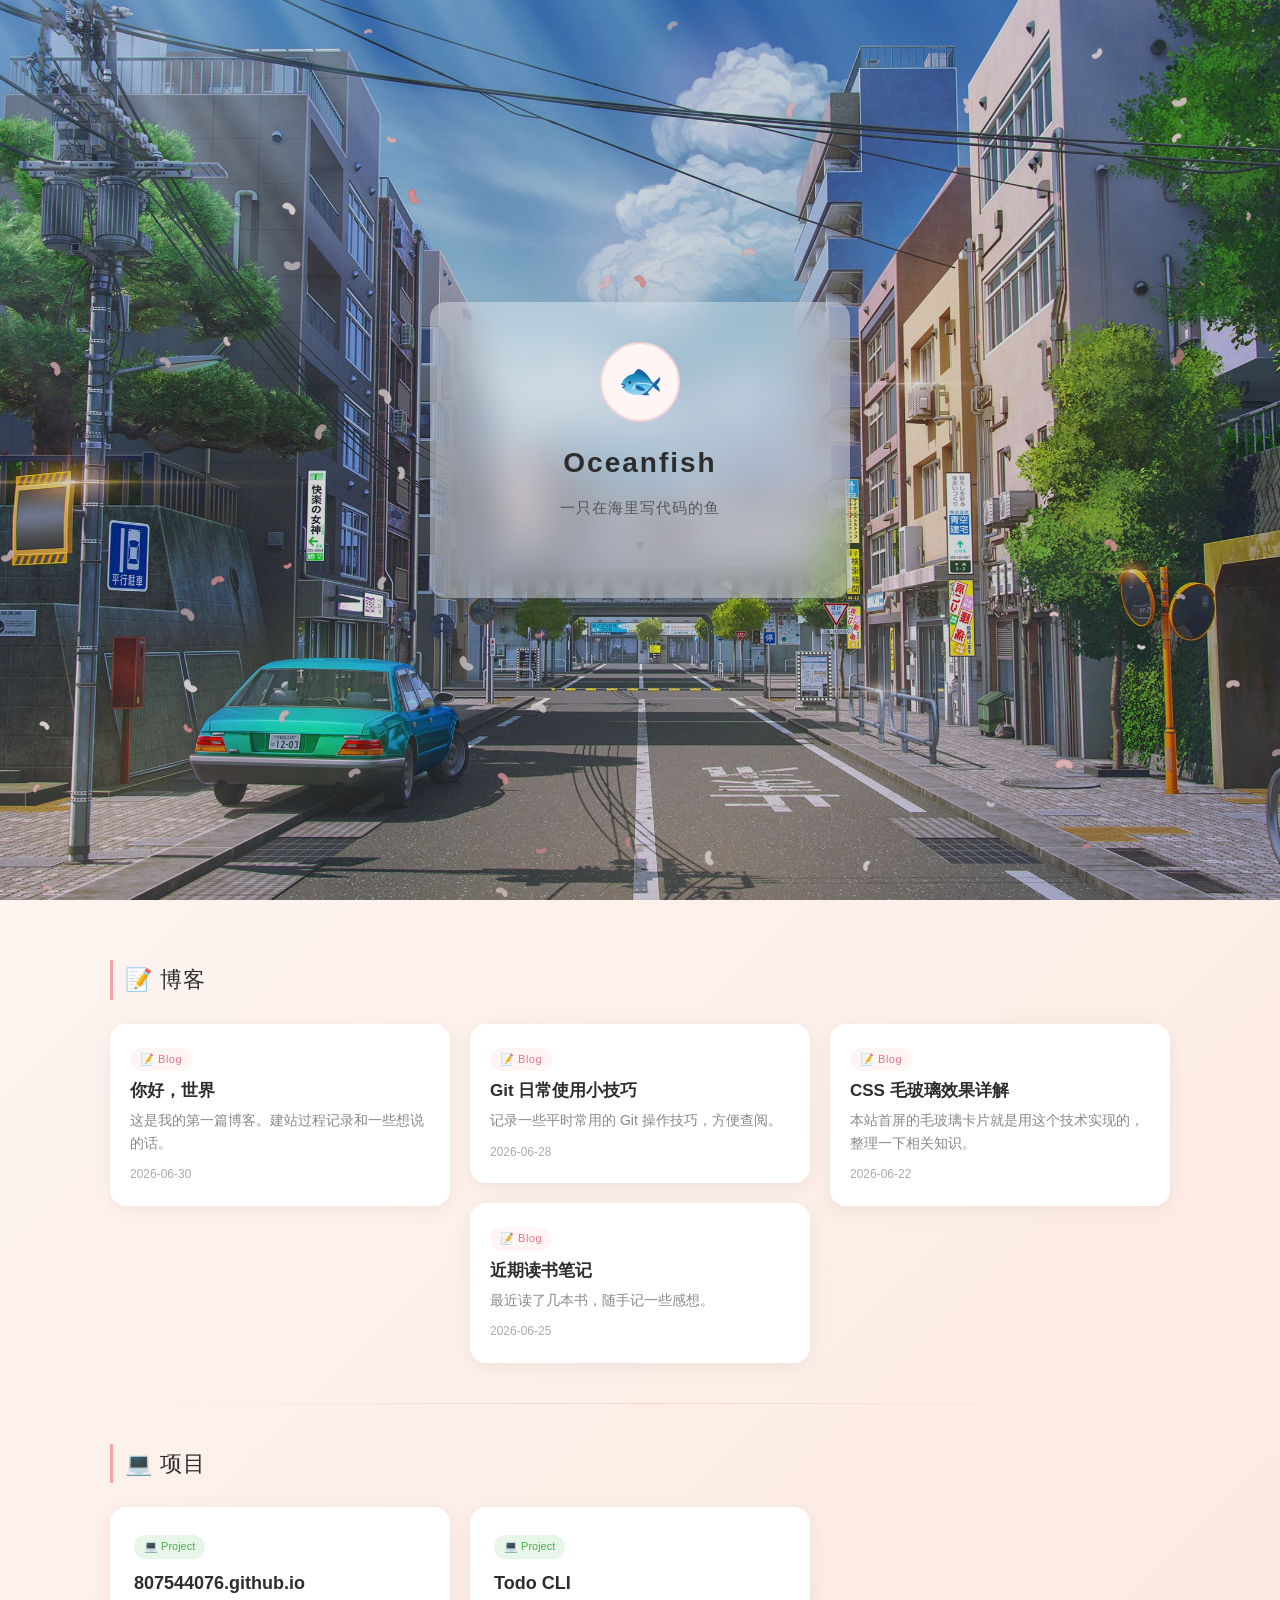
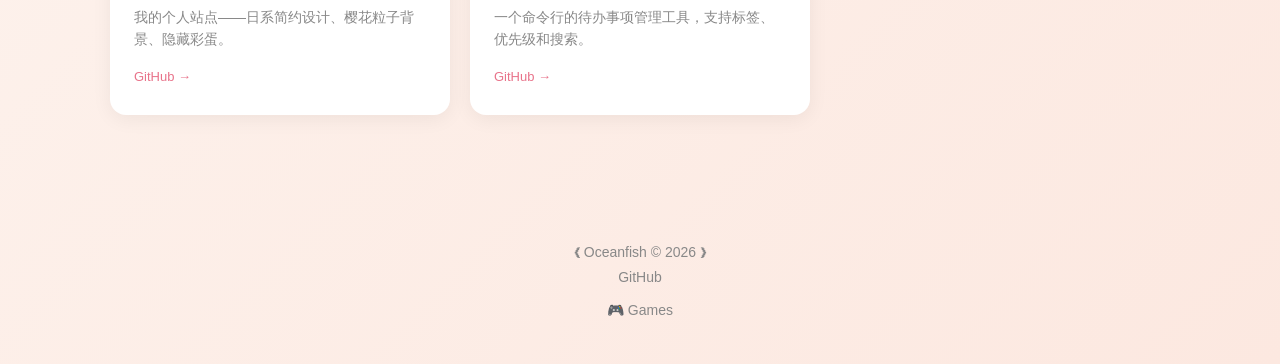
<file: index.html>
<!DOCTYPE html>
<html lang="zh-CN">
<head>
  <meta charset="UTF-8">
  <meta name="viewport" content="width=device-width, initial-scale=1.0">
  <title>Oceanfish</title>
  <link rel="stylesheet" href="css/style.css">
  <link rel="stylesheet" href="css/hero.css">
  <link rel="stylesheet" href="css/masonry.css">
  <noscript><style>.no-js-warning { display: block !important; }</style></noscript>
</head>
<body>
  <!-- hero section -->
  <section id="hero">
    <canvas id="particleCanvas"></canvas>
    <div class="hero-overlay"></div>
    <div class="hero-card" id="heroCard">
      <!-- 折叠状态 -->
      <div class="hero-card-header" id="heroCardHeader">
        <div class="hero-avatar">
          <div class="avatar-placeholder">🐟</div>
        </div>
        <h1 class="hero-name">Oceanfish</h1>
        <p class="hero-bio" id="heroBio">一只在海里写代码的鱼</p>
        <div class="hero-card-hint" id="heroHint">▼</div>
      </div>

      <!-- 展开状态（简历） -->
      <div class="hero-card-body" id="heroBody">
        <div class="hero-resume">
          <div class="hero-resume-left">
            <div class="hero-resume-avatar">🐟</div>
            <div class="hero-resume-name">Oceanfish</div>
            <div class="hero-resume-bio">一只在海里写代码的鱼</div>
            <div class="hero-resume-info">
              <div class="info-item">
                <span class="info-label">🎂 生日</span>
                <span class="info-value">2002.6.16</span>
              </div>
              <div class="info-item">
                <span class="info-label">📧 邮箱</span>
                <span class="info-value">807544076@qq.com</span>
              </div>
            </div>
          </div>
          <div class="hero-resume-right" id="resumeContent">
            <div class="resume-placeholder">加载中…</div>
          </div>
        </div>
      </div>
    </div>
    <div class="scroll-hint" id="scrollHint">
      <span>Scroll</span>
      <div class="scroll-arrow">▼</div>
    </div>
  </section>

  <!-- content section -->
  <section id="content">
    <!-- 博客区 -->
    <div class="content-section">
      <h2 class="section-title">📝 博客</h2>
      <div class="masonry-grid" id="blogGrid"></div>
    </div>

    <hr class="section-divider">

    <!-- 项目区 -->
    <div class="content-section">
      <h2 class="section-title">💻 项目</h2>
      <div class="project-grid" id="projectGrid"></div>
    </div>
  </section>

  <!-- footer -->
  <footer class="site-footer">
    <p>❮ Oceanfish © 2026 ❯</p>
    <div>
      <a class="social-link link-underline" href="https://github.com/807544076" target="_blank">GitHub</a>
    </div>
    <span class="games-link" id="gamesLink" onclick="if(window.Games) Games.launch()">🎮 Games</span>
  </footer>

  <!-- 内容弹窗 -->
  <div id="contentModal" class="modal-overlay" style="display:none">
    <div class="modal-backdrop"></div>
    <div class="modal-container">
      <button class="modal-close" id="modalClose" aria-label="关闭">×</button>
      <div class="modal-inner">
        <div class="modal-left">
          <div class="modal-avatar">🐟</div>
          <div class="modal-title" id="modalTitle"></div>
          <div class="modal-meta" id="modalMeta"></div>
        </div>
        <div class="modal-right" id="modalContent"></div>
      </div>
    </div>
  </div>

  <script src="js/particles.js"></script>
  <script src="js/masonry.js"></script>
  <script src="js/easter-egg.js"></script>
  <script src="js/live2d-bridge.js"></script>
  <script src="js/games.js"></script>
  <script src="js/main.js"></script>
</body>
</html>
</file>
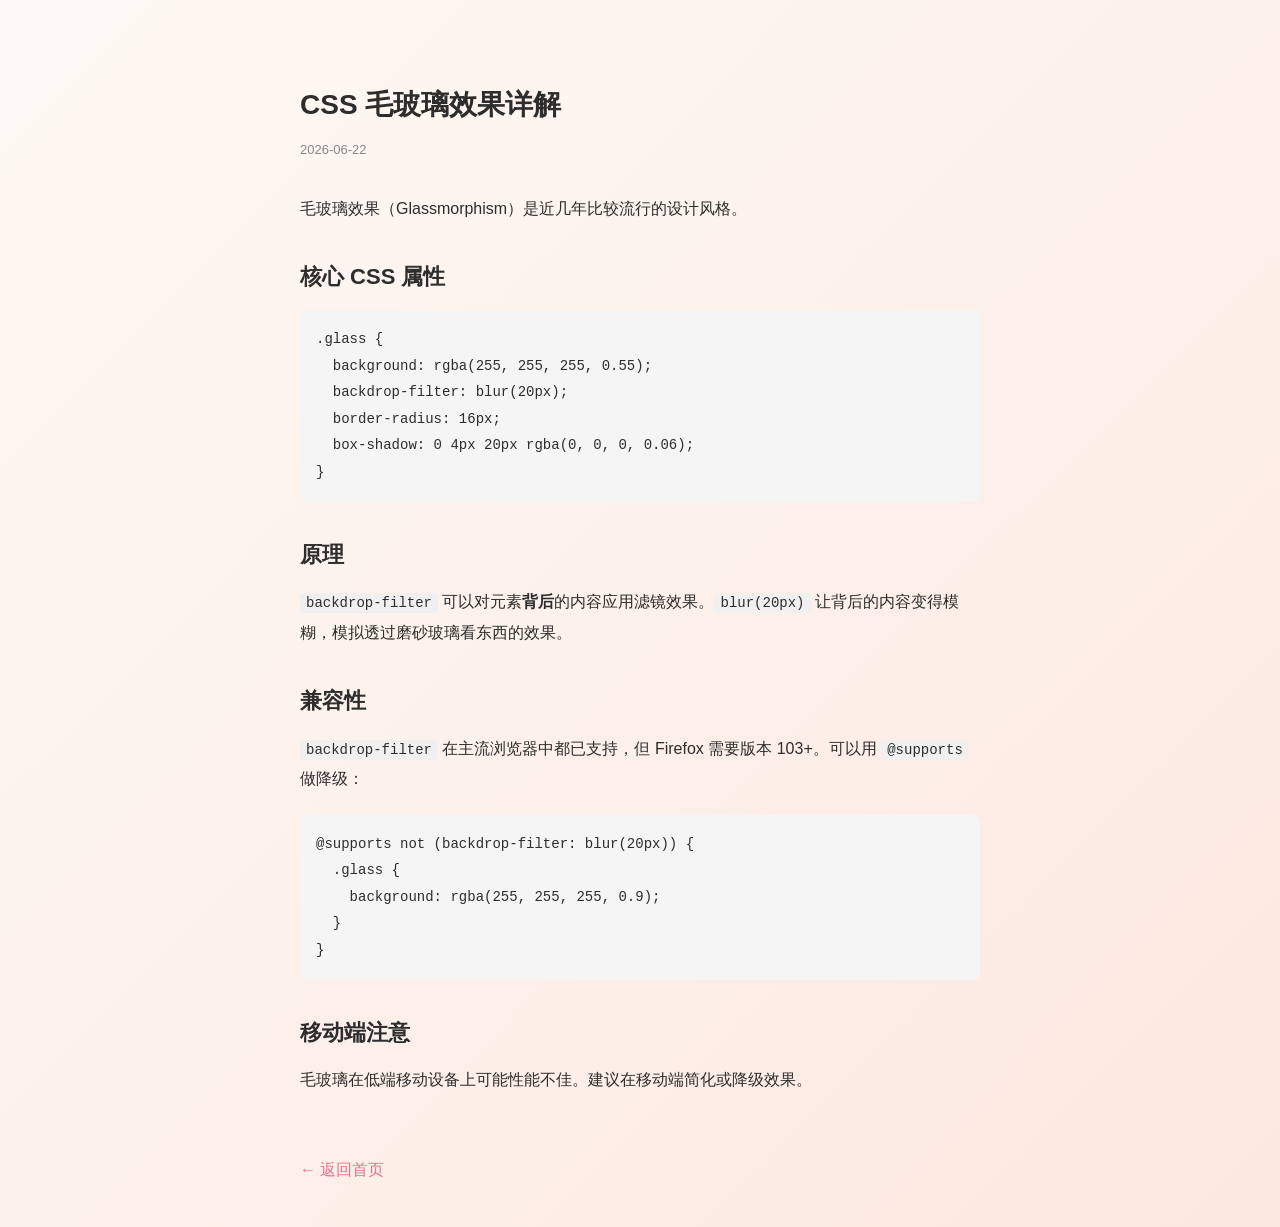
<file: blog/css-毛玻璃效果详解.html>
<!DOCTYPE html>
<html lang="zh-CN">
<head>
  <meta charset="UTF-8">
  <meta name="viewport" content="width=device-width, initial-scale=1.0">
  <title>CSS 毛玻璃效果详解 — Oceanfish</title>
  <link rel="stylesheet" href="../css/style.css">
  <style>
    .post-page { max-width: 720px; margin: 80px auto 40px; padding: 0 20px; }
    .post-header { margin-bottom: 32px; }
    .post-header h1 { font-size: 28px; font-weight: 600; color: var(--color-text); margin-bottom: 8px; }
    .post-meta { font-size: 13px; color: var(--color-text-secondary); }
    .post-content { font-size: 16px; line-height: 1.9; color: var(--color-text); }
    .post-content p { margin-bottom: 20px; }
    .post-content h2 { font-size: 22px; margin: 32px 0 12px; color: var(--color-text); }
    .post-content h3 { font-size: 18px; margin: 24px 0 8px; color: var(--color-text); }
    .post-content ul, .post-content ol { margin-bottom: 20px; padding-left: 24px; }
    .post-content li { margin-bottom: 6px; }
    .post-content pre { background: #f5f5f5; border-radius: 8px; padding: 16px; overflow-x: auto; margin-bottom: 20px; font-size: 14px; }
    .post-content code { font-family: 'SFMono-Regular', Consolas, monospace; font-size: 14px; background: #f0f0f0; padding: 2px 6px; border-radius: 4px; }
    .post-content pre code { background: none; padding: 0; }
    .post-content blockquote { border-left: 3px solid var(--color-primary-light); padding-left: 16px; color: var(--color-text-secondary); margin-bottom: 20px; }
    .post-content a { color: var(--color-accent); text-decoration: underline; }
    .post-back { display: inline-block; margin-top: 40px; color: var(--color-accent); transition: color var(--transition-base); }
    .post-back:hover { color: var(--color-primary); }
  </style>
</head>
<body>
  <article class="post-page">
    <header class="post-header">
      <h1>CSS 毛玻璃效果详解</h1>
      <div class="post-meta">2026-06-22</div>
    </header>
    <div class="post-content">
<p>毛玻璃效果（Glassmorphism）是近几年比较流行的设计风格。</p>

<h2>核心 CSS 属性</h2>

<pre><code>.glass {
  background: rgba(255, 255, 255, 0.55);
  backdrop-filter: blur(20px);
  border-radius: 16px;
  box-shadow: 0 4px 20px rgba(0, 0, 0, 0.06);
}</code></pre>

<h2>原理</h2>

<p><code>backdrop-filter</code> 可以对元素<strong>背后</strong>的内容应用滤镜效果。<code>blur(20px)</code> 让背后的内容变得模糊，模拟透过磨砂玻璃看东西的效果。</p>

<h2>兼容性</h2>

<p><code>backdrop-filter</code> 在主流浏览器中都已支持，但 Firefox 需要版本 103+。可以用 <code>@supports</code> 做降级：</p>

<pre><code>@supports not (backdrop-filter: blur(20px)) {
  .glass {
    background: rgba(255, 255, 255, 0.9);
  }
}</code></pre>

<h2>移动端注意</h2>

<p>毛玻璃在低端移动设备上可能性能不佳。建议在移动端简化或降级效果。</p>

    </div>
    <a class="post-back link-underline" href="../index.html">← 返回首页</a>
  </article>
</body>
</html>
</file>
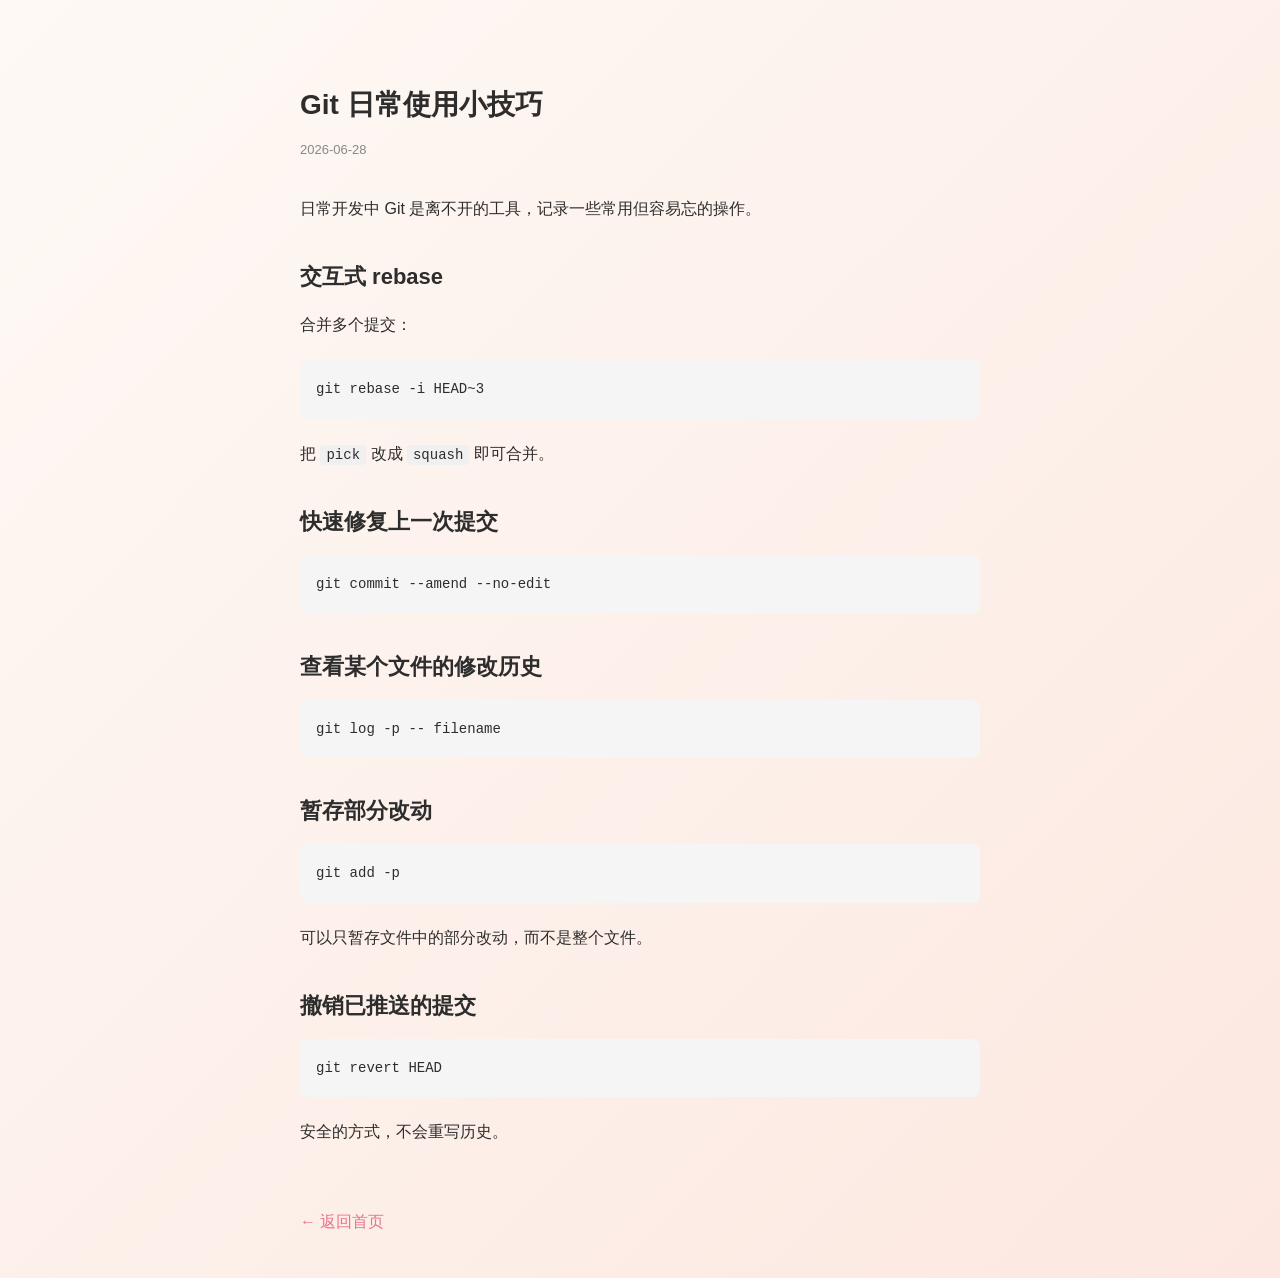
<file: blog/git-日常使用小技巧.html>
<!DOCTYPE html>
<html lang="zh-CN">
<head>
  <meta charset="UTF-8">
  <meta name="viewport" content="width=device-width, initial-scale=1.0">
  <title>Git 日常使用小技巧 — Oceanfish</title>
  <link rel="stylesheet" href="../css/style.css">
  <style>
    .post-page { max-width: 720px; margin: 80px auto 40px; padding: 0 20px; }
    .post-header { margin-bottom: 32px; }
    .post-header h1 { font-size: 28px; font-weight: 600; color: var(--color-text); margin-bottom: 8px; }
    .post-meta { font-size: 13px; color: var(--color-text-secondary); }
    .post-content { font-size: 16px; line-height: 1.9; color: var(--color-text); }
    .post-content p { margin-bottom: 20px; }
    .post-content h2 { font-size: 22px; margin: 32px 0 12px; color: var(--color-text); }
    .post-content h3 { font-size: 18px; margin: 24px 0 8px; color: var(--color-text); }
    .post-content ul, .post-content ol { margin-bottom: 20px; padding-left: 24px; }
    .post-content li { margin-bottom: 6px; }
    .post-content pre { background: #f5f5f5; border-radius: 8px; padding: 16px; overflow-x: auto; margin-bottom: 20px; font-size: 14px; }
    .post-content code { font-family: 'SFMono-Regular', Consolas, monospace; font-size: 14px; background: #f0f0f0; padding: 2px 6px; border-radius: 4px; }
    .post-content pre code { background: none; padding: 0; }
    .post-content blockquote { border-left: 3px solid var(--color-primary-light); padding-left: 16px; color: var(--color-text-secondary); margin-bottom: 20px; }
    .post-content a { color: var(--color-accent); text-decoration: underline; }
    .post-back { display: inline-block; margin-top: 40px; color: var(--color-accent); transition: color var(--transition-base); }
    .post-back:hover { color: var(--color-primary); }
  </style>
</head>
<body>
  <article class="post-page">
    <header class="post-header">
      <h1>Git 日常使用小技巧</h1>
      <div class="post-meta">2026-06-28</div>
    </header>
    <div class="post-content">
<p>日常开发中 Git 是离不开的工具，记录一些常用但容易忘的操作。</p>

<h2>交互式 rebase</h2>

<p>合并多个提交：</p>

<pre><code>git rebase -i HEAD~3</code></pre>

<p>把 <code>pick</code> 改成 <code>squash</code> 即可合并。</p>

<h2>快速修复上一次提交</h2>

<pre><code>git commit --amend --no-edit</code></pre>

<h2>查看某个文件的修改历史</h2>

<pre><code>git log -p -- filename</code></pre>

<h2>暂存部分改动</h2>

<pre><code>git add -p</code></pre>

<p>可以只暂存文件中的部分改动，而不是整个文件。</p>

<h2>撤销已推送的提交</h2>

<pre><code>git revert HEAD</code></pre>

<p>安全的方式，不会重写历史。</p>

    </div>
    <a class="post-back link-underline" href="../index.html">← 返回首页</a>
  </article>
</body>
</html>
</file>
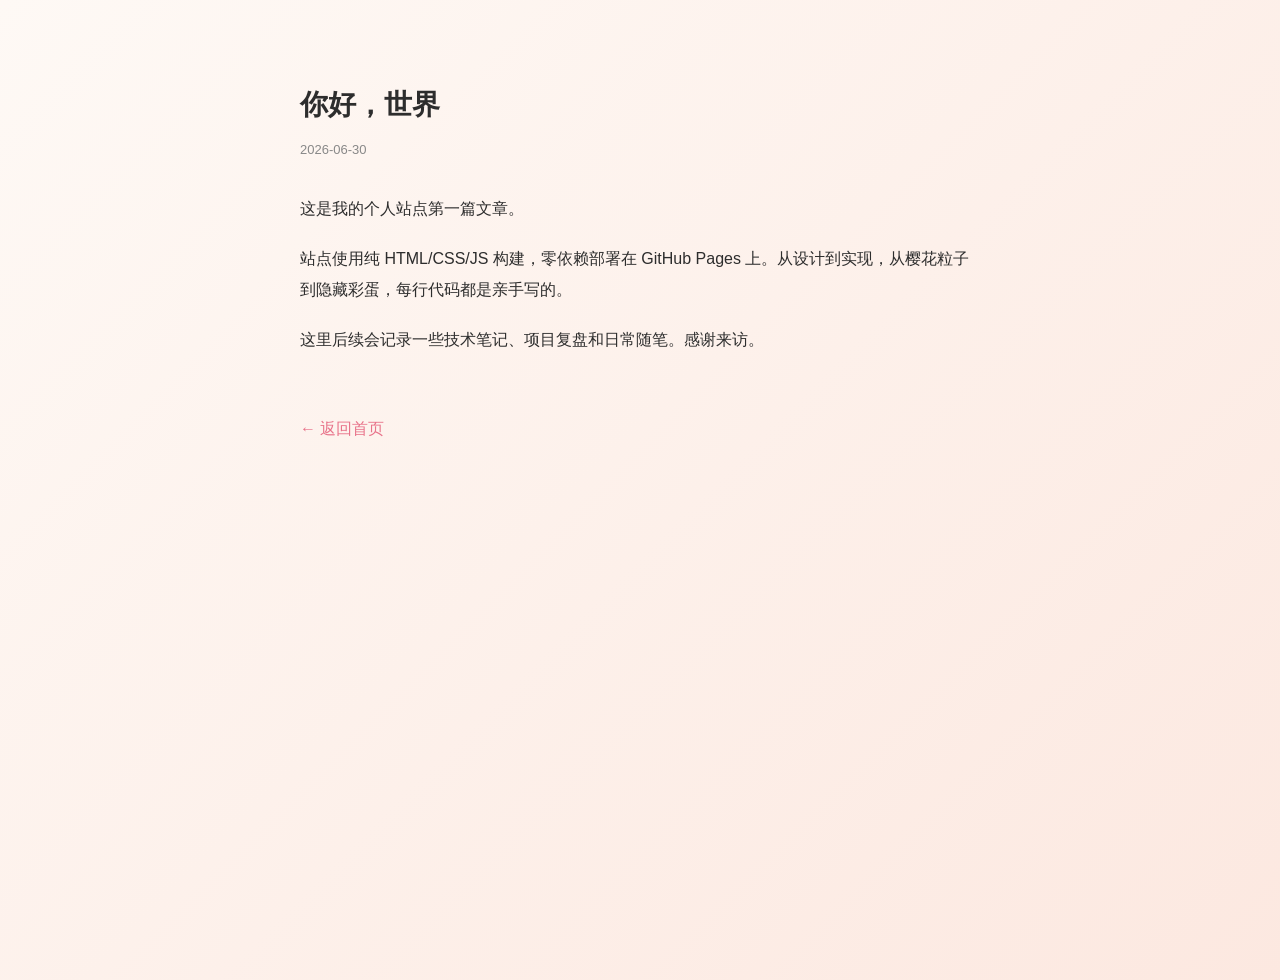
<file: blog/hello-world.html>
<!DOCTYPE html>
<html lang="zh-CN">
<head>
  <meta charset="UTF-8">
  <meta name="viewport" content="width=device-width, initial-scale=1.0">
  <title>你好，世界 — Oceanfish</title>
  <link rel="stylesheet" href="../css/style.css">
  <style>
    .post-page {
      max-width: 720px;
      margin: 80px auto 40px;
      padding: 0 20px;
    }
    .post-header {
      margin-bottom: 32px;
    }
    .post-header h1 {
      font-size: 28px;
      font-weight: 600;
      color: var(--color-text);
      margin-bottom: 8px;
    }
    .post-meta {
      font-size: 13px;
      color: var(--color-text-secondary);
    }
    .post-content {
      font-size: 16px;
      line-height: 1.9;
      color: var(--color-text);
    }
    .post-content p {
      margin-bottom: 20px;
    }
    .post-back {
      display: inline-block;
      margin-top: 40px;
      color: var(--color-accent);
      transition: color var(--transition-base);
    }
    .post-back:hover {
      color: var(--color-primary);
    }
  </style>
</head>
<body>
  <article class="post-page">
    <header class="post-header">
      <h1>你好，世界</h1>
      <div class="post-meta">2026-06-30</div>
    </header>
    <div class="post-content">
      <p>这是我的个人站点第一篇文章。</p>
      <p>站点使用纯 HTML/CSS/JS 构建，零依赖部署在 GitHub Pages 上。从设计到实现，从樱花粒子到隐藏彩蛋，每行代码都是亲手写的。</p>
      <p>这里后续会记录一些技术笔记、项目复盘和日常随笔。感谢来访。</p>
    </div>
    <a class="post-back link-underline" href="../index.html">← 返回首页</a>
  </article>
</body>
</html>
</file>
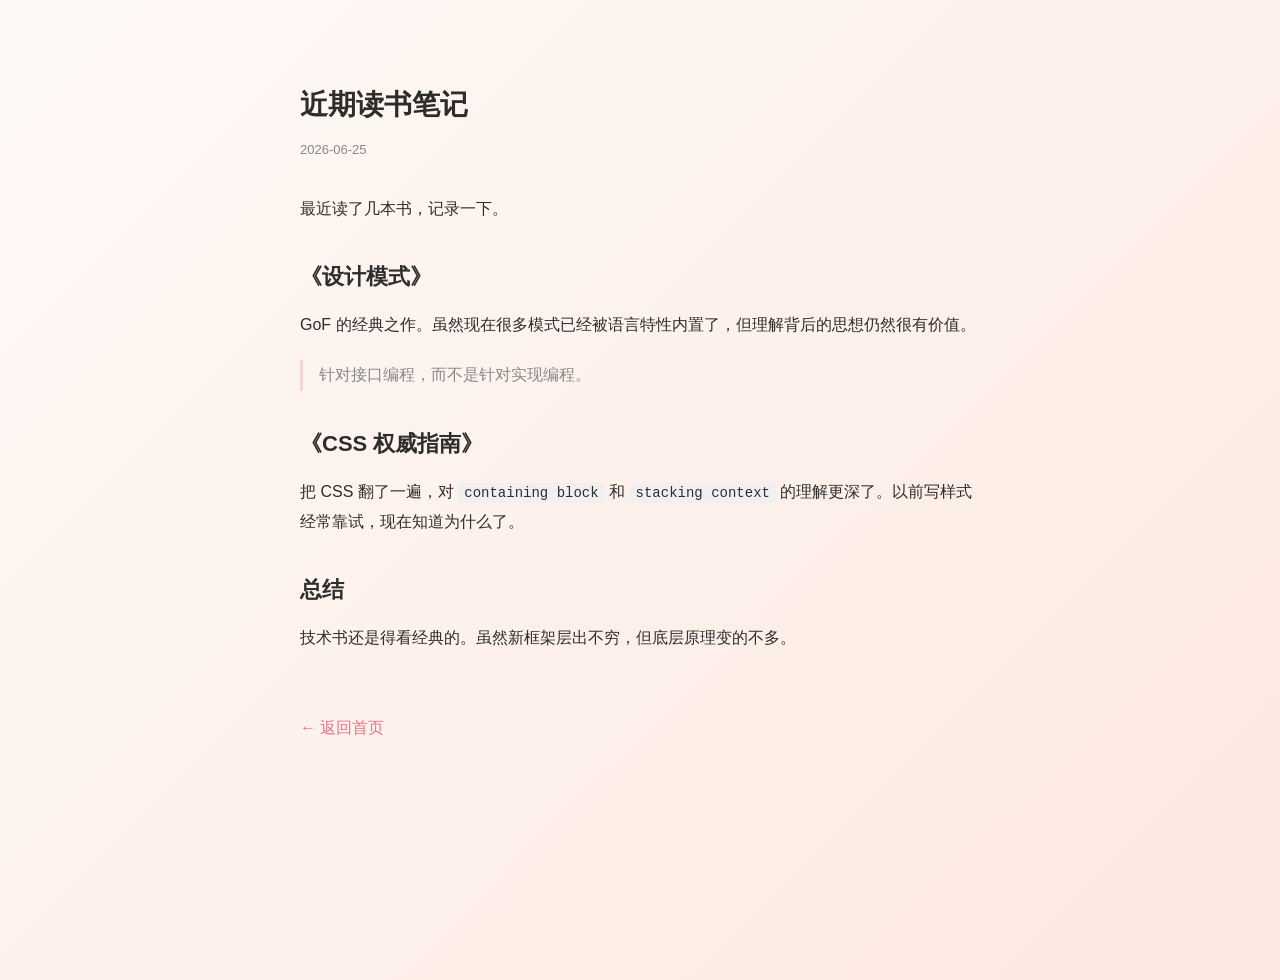
<file: blog/近期读书笔记.html>
<!DOCTYPE html>
<html lang="zh-CN">
<head>
  <meta charset="UTF-8">
  <meta name="viewport" content="width=device-width, initial-scale=1.0">
  <title>近期读书笔记 — Oceanfish</title>
  <link rel="stylesheet" href="../css/style.css">
  <style>
    .post-page { max-width: 720px; margin: 80px auto 40px; padding: 0 20px; }
    .post-header { margin-bottom: 32px; }
    .post-header h1 { font-size: 28px; font-weight: 600; color: var(--color-text); margin-bottom: 8px; }
    .post-meta { font-size: 13px; color: var(--color-text-secondary); }
    .post-content { font-size: 16px; line-height: 1.9; color: var(--color-text); }
    .post-content p { margin-bottom: 20px; }
    .post-content h2 { font-size: 22px; margin: 32px 0 12px; color: var(--color-text); }
    .post-content h3 { font-size: 18px; margin: 24px 0 8px; color: var(--color-text); }
    .post-content ul, .post-content ol { margin-bottom: 20px; padding-left: 24px; }
    .post-content li { margin-bottom: 6px; }
    .post-content pre { background: #f5f5f5; border-radius: 8px; padding: 16px; overflow-x: auto; margin-bottom: 20px; font-size: 14px; }
    .post-content code { font-family: 'SFMono-Regular', Consolas, monospace; font-size: 14px; background: #f0f0f0; padding: 2px 6px; border-radius: 4px; }
    .post-content pre code { background: none; padding: 0; }
    .post-content blockquote { border-left: 3px solid var(--color-primary-light); padding-left: 16px; color: var(--color-text-secondary); margin-bottom: 20px; }
    .post-content a { color: var(--color-accent); text-decoration: underline; }
    .post-back { display: inline-block; margin-top: 40px; color: var(--color-accent); transition: color var(--transition-base); }
    .post-back:hover { color: var(--color-primary); }
  </style>
</head>
<body>
  <article class="post-page">
    <header class="post-header">
      <h1>近期读书笔记</h1>
      <div class="post-meta">2026-06-25</div>
    </header>
    <div class="post-content">
<p>最近读了几本书，记录一下。</p>

<h2>《设计模式》</h2>

<p>GoF 的经典之作。虽然现在很多模式已经被语言特性内置了，但理解背后的思想仍然很有价值。</p>

<blockquote><p>针对接口编程，而不是针对实现编程。</p></blockquote>

<h2>《CSS 权威指南》</h2>

<p>把 CSS 翻了一遍，对 <code>containing block</code> 和 <code>stacking context</code> 的理解更深了。以前写样式经常靠试，现在知道为什么了。</p>

<h2>总结</h2>

<p>技术书还是得看经典的。虽然新框架层出不穷，但底层原理变的不多。</p>

    </div>
    <a class="post-back link-underline" href="../index.html">← 返回首页</a>
  </article>
</body>
</html>
</file>
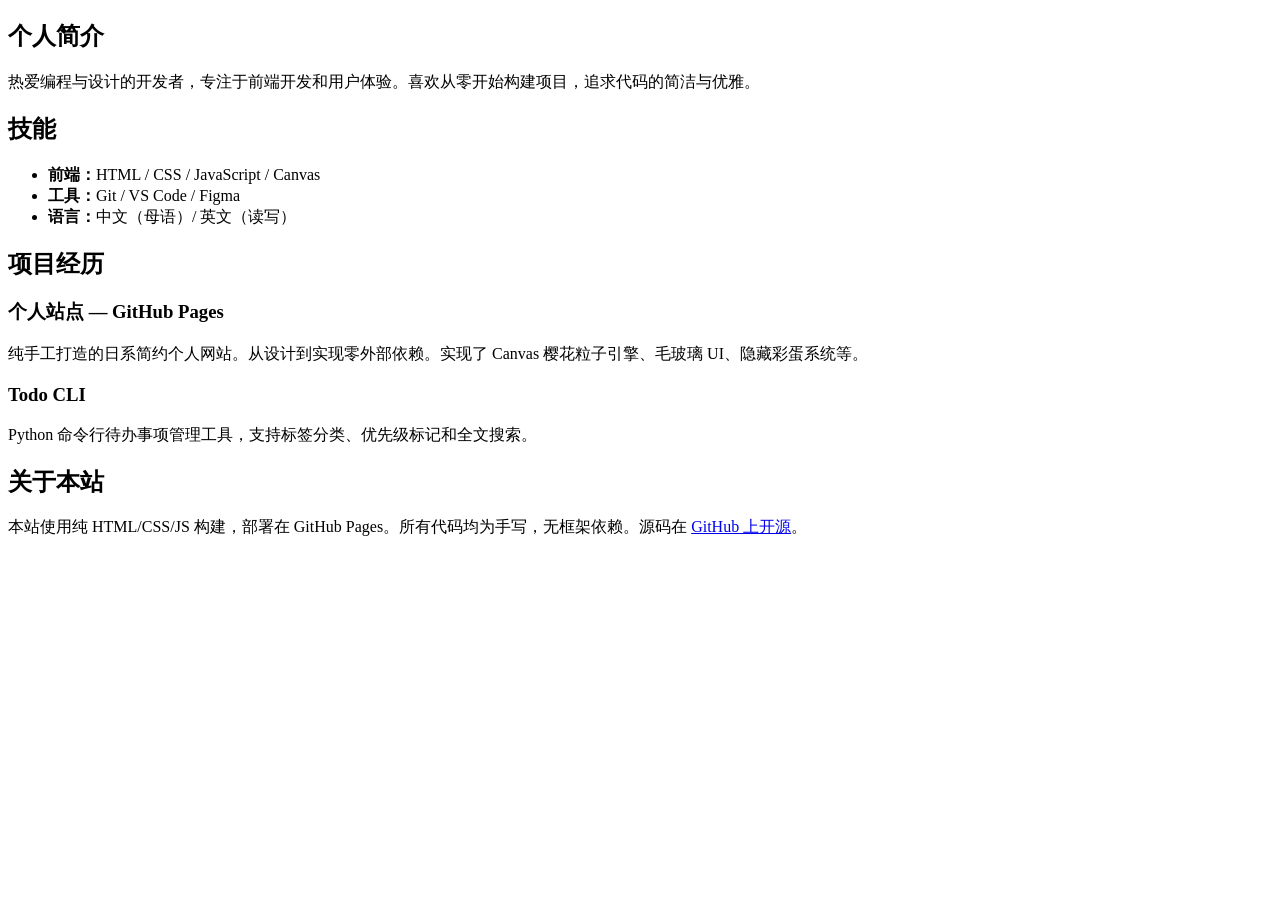
<file: pages/resume.html>
<!DOCTYPE html>
<html lang="zh-CN">
<head><meta charset="UTF-8"><title>Resume</title></head>
<body>
<div class="resume-content">
  <h2>个人简介</h2>
  <p>热爱编程与设计的开发者，专注于前端开发和用户体验。喜欢从零开始构建项目，追求代码的简洁与优雅。</p>

  <h2>技能</h2>
  <ul>
    <li><strong>前端：</strong>HTML / CSS / JavaScript / Canvas</li>
    <li><strong>工具：</strong>Git / VS Code / Figma</li>
    <li><strong>语言：</strong>中文（母语）/ 英文（读写）</li>
  </ul>

  <h2>项目经历</h2>

  <h3>个人站点 — GitHub Pages</h3>
  <p>纯手工打造的日系简约个人网站。从设计到实现零外部依赖。实现了 Canvas 樱花粒子引擎、毛玻璃 UI、隐藏彩蛋系统等。</p>

  <h3>Todo CLI</h3>
  <p>Python 命令行待办事项管理工具，支持标签分类、优先级标记和全文搜索。</p>

  <h2>关于本站</h2>
  <p>本站使用纯 HTML/CSS/JS 构建，部署在 GitHub Pages。所有代码均为手写，无框架依赖。源码在 <a href="https://github.com/807544076/807544076.github.io" target="_blank">GitHub 上开源</a>。</p>
</div>
</body>
</html>
</file>
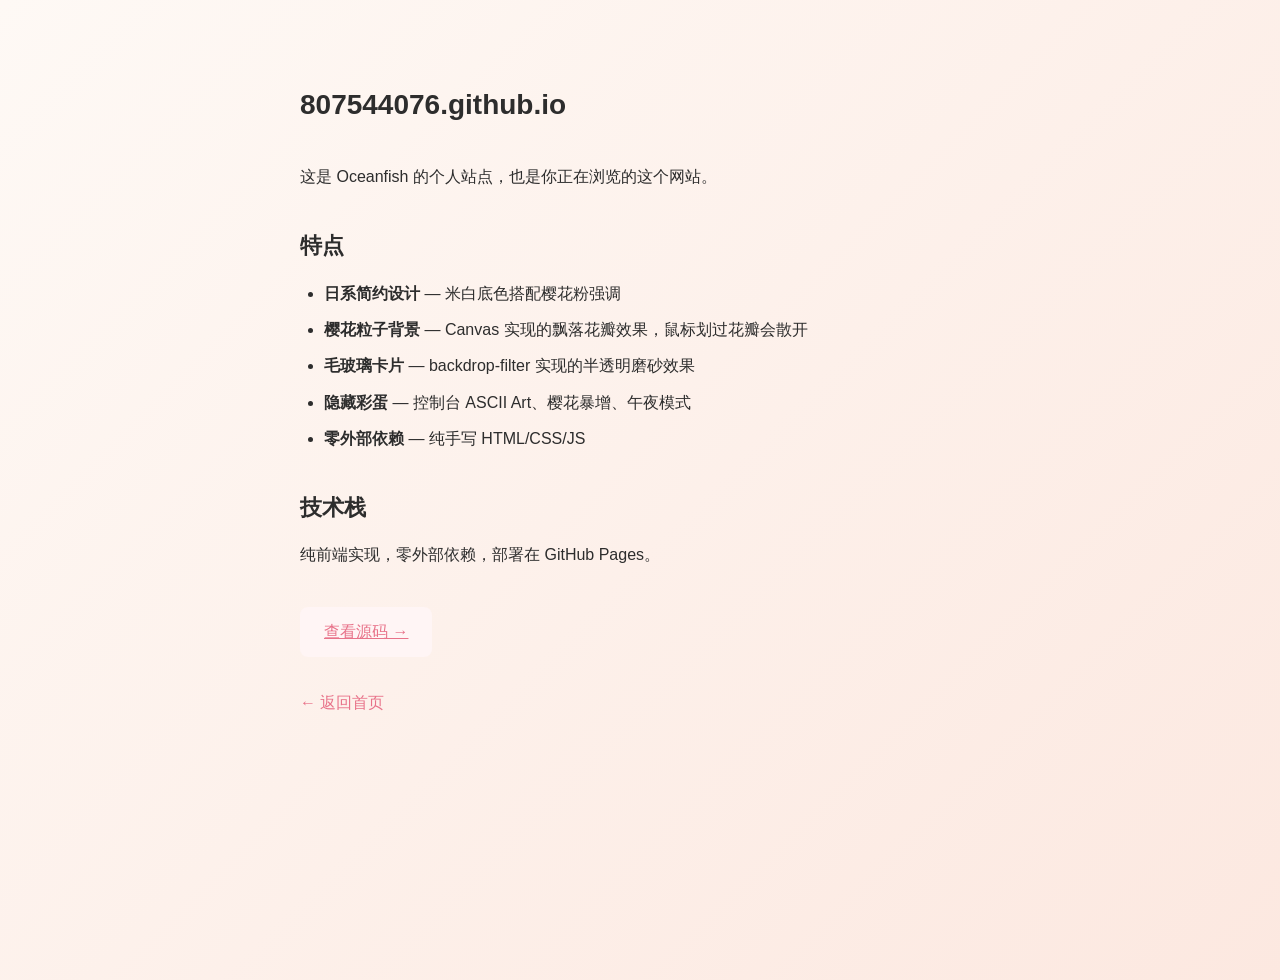
<file: projects/807544076-github-io.html>
<!DOCTYPE html>
<html lang="zh-CN">
<head>
  <meta charset="UTF-8">
  <meta name="viewport" content="width=device-width, initial-scale=1.0">
  <title>807544076.github.io — Oceanfish</title>
  <link rel="stylesheet" href="../css/style.css">
  <style>
    .project-page { max-width: 720px; margin: 80px auto 40px; padding: 0 20px; }
    .project-header { margin-bottom: 32px; }
    .project-header h1 { font-size: 28px; font-weight: 600; color: var(--color-text); margin-bottom: 8px; }
    .project-content { font-size: 16px; line-height: 1.9; color: var(--color-text); }
    .project-content p { margin-bottom: 20px; }
    .project-content h2 { font-size: 22px; margin: 32px 0 12px; color: var(--color-text); }
    .project-content ul { margin-bottom: 20px; padding-left: 24px; }
    .project-content li { margin-bottom: 6px; }
    .project-content pre { background: #f5f5f5; border-radius: 8px; padding: 16px; overflow-x: auto; margin-bottom: 20px; font-size: 14px; }
    .project-content code { font-family: 'SFMono-Regular', Consolas, monospace; font-size: 14px; background: #f0f0f0; padding: 2px 6px; border-radius: 4px; }
    .project-content pre code { background: none; padding: 0; }
    .project-content a { color: var(--color-accent); text-decoration: underline; }
    .project-link { display: inline-block; margin-top: 16px; padding: 10px 24px; background: var(--color-primary-pale); border-radius: 8px; color: var(--color-accent); transition: background var(--transition-base); }
    .project-link:hover { background: var(--color-primary-light); }
    .project-back { display: inline-block; margin-top: 32px; color: var(--color-accent); transition: color var(--transition-base); }
    .project-back:hover { color: var(--color-primary); }
  </style>
</head>
<body>
  <article class="project-page">
    <header class="project-header">
      <h1>807544076.github.io</h1>
    </header>
    <div class="project-content">
<p>这是 Oceanfish 的个人站点，也是你正在浏览的这个网站。</p>

<h2>特点</h2>

<ul>
<li><strong>日系简约设计</strong> — 米白底色搭配樱花粉强调</li>
<li><strong>樱花粒子背景</strong> — Canvas 实现的飘落花瓣效果，鼠标划过花瓣会散开</li>
<li><strong>毛玻璃卡片</strong> — backdrop-filter 实现的半透明磨砂效果</li>
<li><strong>隐藏彩蛋</strong> — 控制台 ASCII Art、樱花暴增、午夜模式</li>
<li><strong>零外部依赖</strong> — 纯手写 HTML/CSS/JS</li>
</ul>

<h2>技术栈</h2>

<p>纯前端实现，零外部依赖，部署在 GitHub Pages。</p>

      
      <a class="project-link" href="https://github.com/807544076/807544076.github.io" target="_blank">查看源码 →</a>
    </div>
    <a class="project-back link-underline" href="../index.html">← 返回首页</a>
  </article>
</body>
</html>
</file>
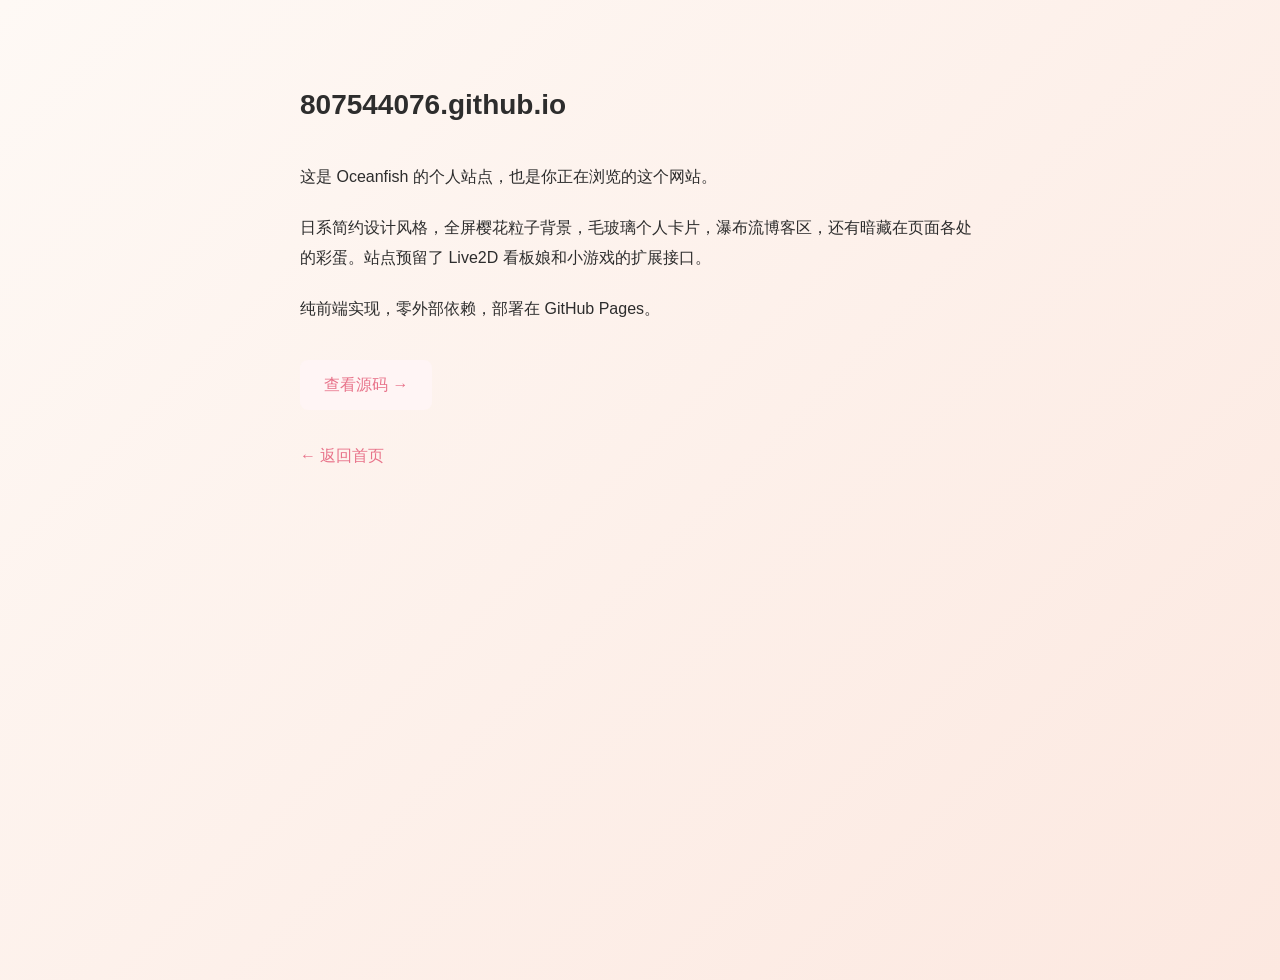
<file: projects/sample-project.html>
<!DOCTYPE html>
<html lang="zh-CN">
<head>
  <meta charset="UTF-8">
  <meta name="viewport" content="width=device-width, initial-scale=1.0">
  <title>807544076.github.io — Oceanfish</title>
  <link rel="stylesheet" href="../css/style.css">
  <style>
    .project-page {
      max-width: 720px;
      margin: 80px auto 40px;
      padding: 0 20px;
    }
    .project-header {
      margin-bottom: 32px;
    }
    .project-header h1 {
      font-size: 28px;
      font-weight: 600;
      color: var(--color-text);
      margin-bottom: 8px;
    }
    .project-content {
      font-size: 16px;
      line-height: 1.9;
      color: var(--color-text);
    }
    .project-content p {
      margin-bottom: 20px;
    }
    .project-link {
      display: inline-block;
      margin-top: 16px;
      padding: 10px 24px;
      background: var(--color-primary-pale);
      border-radius: 8px;
      color: var(--color-accent);
      transition: background var(--transition-base);
    }
    .project-link:hover {
      background: var(--color-primary-light);
    }
    .project-back {
      display: inline-block;
      margin-top: 32px;
      color: var(--color-accent);
      transition: color var(--transition-base);
    }
    .project-back:hover {
      color: var(--color-primary);
    }
  </style>
</head>
<body>
  <article class="project-page">
    <header class="project-header">
      <h1>807544076.github.io</h1>
    </header>
    <div class="project-content">
      <p>这是 Oceanfish 的个人站点，也是你正在浏览的这个网站。</p>
      <p>日系简约设计风格，全屏樱花粒子背景，毛玻璃个人卡片，瀑布流博客区，还有暗藏在页面各处的彩蛋。站点预留了 Live2D 看板娘和小游戏的扩展接口。</p>
      <p>纯前端实现，零外部依赖，部署在 GitHub Pages。</p>
      <a class="project-link" href="https://github.com/807544076/807544076.github.io" target="_blank">查看源码 →</a>
    </div>
    <a class="project-back link-underline" href="../index.html">← 返回首页</a>
  </article>
</body>
</html>
</file>
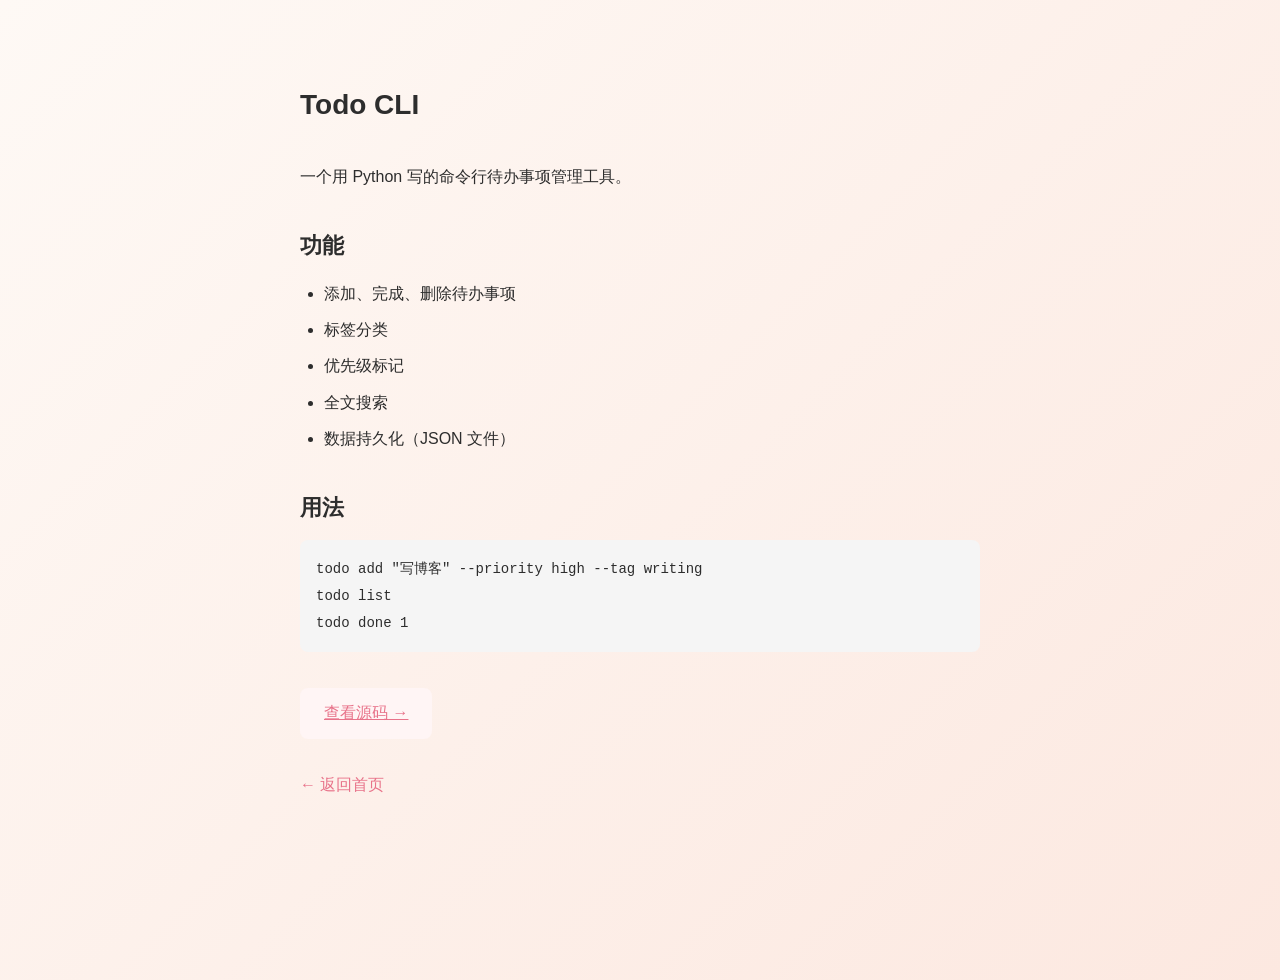
<file: projects/todo-cli.html>
<!DOCTYPE html>
<html lang="zh-CN">
<head>
  <meta charset="UTF-8">
  <meta name="viewport" content="width=device-width, initial-scale=1.0">
  <title>Todo CLI — Oceanfish</title>
  <link rel="stylesheet" href="../css/style.css">
  <style>
    .project-page { max-width: 720px; margin: 80px auto 40px; padding: 0 20px; }
    .project-header { margin-bottom: 32px; }
    .project-header h1 { font-size: 28px; font-weight: 600; color: var(--color-text); margin-bottom: 8px; }
    .project-content { font-size: 16px; line-height: 1.9; color: var(--color-text); }
    .project-content p { margin-bottom: 20px; }
    .project-content h2 { font-size: 22px; margin: 32px 0 12px; color: var(--color-text); }
    .project-content ul { margin-bottom: 20px; padding-left: 24px; }
    .project-content li { margin-bottom: 6px; }
    .project-content pre { background: #f5f5f5; border-radius: 8px; padding: 16px; overflow-x: auto; margin-bottom: 20px; font-size: 14px; }
    .project-content code { font-family: 'SFMono-Regular', Consolas, monospace; font-size: 14px; background: #f0f0f0; padding: 2px 6px; border-radius: 4px; }
    .project-content pre code { background: none; padding: 0; }
    .project-content a { color: var(--color-accent); text-decoration: underline; }
    .project-link { display: inline-block; margin-top: 16px; padding: 10px 24px; background: var(--color-primary-pale); border-radius: 8px; color: var(--color-accent); transition: background var(--transition-base); }
    .project-link:hover { background: var(--color-primary-light); }
    .project-back { display: inline-block; margin-top: 32px; color: var(--color-accent); transition: color var(--transition-base); }
    .project-back:hover { color: var(--color-primary); }
  </style>
</head>
<body>
  <article class="project-page">
    <header class="project-header">
      <h1>Todo CLI</h1>
    </header>
    <div class="project-content">
<p>一个用 Python 写的命令行待办事项管理工具。</p>

<h2>功能</h2>

<ul>
<li>添加、完成、删除待办事项</li>
<li>标签分类</li>
<li>优先级标记</li>
<li>全文搜索</li>
<li>数据持久化（JSON 文件）</li>
</ul>

<h2>用法</h2>

<pre><code>todo add &quot;写博客&quot; --priority high --tag writing
todo list
todo done 1</code></pre>

      
      <a class="project-link" href="https://github.com/oceanfish/todo-cli" target="_blank">查看源码 →</a>
    </div>
    <a class="project-back link-underline" href="../index.html">← 返回首页</a>
  </article>
</body>
</html>
</file>
<file: css/style.css>
/* css/style.css -- 全局样式 */

/* === Reset === */
*, *::before, *::after {
  margin: 0;
  padding: 0;
  box-sizing: border-box;
}

html {
  scroll-behavior: smooth;
}

body {
  font-family: -apple-system, BlinkMacSystemFont, "Segoe UI", Roboto, "Helvetica Neue", Arial, "Noto Sans SC", sans-serif;
  background: linear-gradient(135deg, #fef9f5 0%, #fce8e0 100%);
  color: #2d2d2d;
  line-height: 1.8;
  min-height: 100vh;
  overflow-x: hidden;
}

a {
  color: inherit;
  text-decoration: none;
}

/* === CSS Variables === */
:root {
  --color-primary: #f2a6a6;
  --color-primary-light: #f2d5d5;
  --color-primary-pale: #fff5f5;
  --color-accent: #e8738a;
  --color-text: #2d2d2d;
  --color-text-secondary: #888888;
  --color-card-bg: rgba(255, 255, 255, 0.6);
  --color-bg-start: #fef9f5;
  --color-bg-end: #fce8e0;
  --shadow-card: 0 4px 20px rgba(0, 0, 0, 0.06);
  --shadow-card-hover: 0 8px 30px rgba(0, 0, 0, 0.12);
  --radius-card: 16px;
  --transition-base: 0.3s ease;
}

/* === Global Interactions === */
.card-hover {
  transition: transform var(--transition-base), box-shadow var(--transition-base);
}
.card-hover:hover {
  transform: translateY(-4px);
  box-shadow: var(--shadow-card-hover);
}

.click-feedback {
  transition: transform 0.15s ease;
}
.click-feedback:active {
  transform: scale(0.97);
}

.link-underline {
  background: linear-gradient(to right, var(--color-primary), var(--color-primary));
  background-repeat: no-repeat;
  background-size: 0% 2px;
  background-position: left bottom;
  transition: background-size var(--transition-base);
  padding-bottom: 2px;
}
.link-underline:hover {
  background-size: 100% 2px;
}

/* === Footer === */
.site-footer {
  text-align: center;
  padding: 40px 20px;
  color: var(--color-text-secondary);
  font-size: 14px;
}
.site-footer .social-link {
  margin: 0 8px;
  color: var(--color-text-secondary);
  transition: color var(--transition-base);
}
.site-footer .social-link:hover {
  color: var(--color-accent);
}
.site-footer .games-link {
  display: inline-block;
  margin-top: 8px;
  cursor: pointer;
  transition: color var(--transition-base);
}
.site-footer .games-link:hover {
  color: var(--color-accent);
}

/* 午夜模式 */
body.midnight-mode {
  background: linear-gradient(135deg, #1a1a2e 0%, #16213e 50%, #0f3460 100%);
  color: #e0e0e0;
}

body.midnight-mode .hero-card {
  background: rgba(30, 30, 60, 0.6);
  backdrop-filter: blur(20px);
  -webkit-backdrop-filter: blur(20px);
  box-shadow: 0 4px 30px rgba(100, 100, 200, 0.1);
}

body.midnight-mode .hero-name {
  color: #e8eaf6;
}

body.midnight-mode .hero-bio {
  color: #9fa8da;
}

body.midnight-mode .scroll-hint {
  color: #9fa8da;
}

body.midnight-mode .masonry-item,
body.midnight-mode .project-item {
  background: rgba(40, 40, 70, 0.8);
  color: #e0e0e0;
  box-shadow: 0 4px 20px rgba(100, 100, 200, 0.08);
}

body.midnight-mode .masonry-item .card-title,
body.midnight-mode .project-item .project-name {
  color: #e8eaf6;
}

body.midnight-mode .masonry-item .card-summary,
body.midnight-mode .project-item .project-summary {
  color: #9fa8da;
}

body.midnight-mode .section-title {
  color: #e8eaf6;
  border-left-color: #7c4dff;
}

body.midnight-mode .site-footer {
  color: #9fa8da;
}
</file>
<file: css/hero.css>
/* css/hero.css — 首屏样式 */

#hero {
  position: relative;
  width: 100%;
  height: 100vh;
  display: flex;
  flex-direction: column;
  align-items: center;
  justify-content: center;
  overflow: hidden;
  background: url('../pic/wallhaven-9o6gmd.jpg') center center / cover no-repeat;
}

/* 背景图片的后备渐变 */
@supports not (background: url('../pic/wallhaven-9o6gmd.jpg')) {
  #hero {
    background: linear-gradient(135deg, #fef9f5 0%, #fce8e0 100%);
  }
}

#particleCanvas {
  position: absolute;
  top: 0;
  left: 0;
  width: 100%;
  height: 100%;
  display: block;
}

.hero-overlay {
  position: absolute;
  top: 0;
  left: 0;
  width: 100%;
  height: 100%;
  pointer-events: none;
  z-index: 1;
  background: rgba(0, 0, 0, 0.15);
}

/* 毛玻璃卡片 — 可伸缩 */
.hero-card {
  position: relative;
  z-index: 2;
  text-align: center;
  padding: 40px 48px;
  background: rgba(255, 255, 255, 0.35);
  backdrop-filter: blur(20px);
  -webkit-backdrop-filter: blur(20px);
  border-radius: var(--radius-card);
  box-shadow: var(--shadow-card);
  cursor: pointer;
  max-width: 420px;
  width: 90%;
  transition: max-width 0.5s ease, transform 0.3s ease, box-shadow var(--transition-base);
}

.hero-card:not(.expanded):hover {
  transform: scale(1.03);
}

.hero-card.expanded {
  max-width: 900px;
  cursor: pointer;
  box-shadow: var(--shadow-card-hover);
  padding: 48px 56px;
}

/* 折叠状态的头 — 展开后隐藏 */
.hero-card-header {
  transition: opacity 0.3s ease;
}

.hero-card.expanded .hero-card-header {
  display: none;
}

/* 头像占位 */
.hero-avatar {
  margin-bottom: 16px;
}

.avatar-placeholder {
  width: 80px;
  height: 80px;
  border-radius: 50%;
  background: var(--color-primary-pale);
  border: 2px solid var(--color-primary-light);
  display: flex;
  align-items: center;
  justify-content: center;
  font-size: 36px;
  margin: 0 auto;
  transition: transform var(--transition-base);
}

.hero-card:not(.expanded):hover .avatar-placeholder {
  transform: scale(1.05);
}

.hero-name {
  font-size: 28px;
  font-weight: 600;
  color: var(--color-text);
  margin-bottom: 6px;
  letter-spacing: 2px;
}

.hero-bio {
  font-size: 15px;
  color: #555;
  letter-spacing: 1px;
}

.hero-card-hint {
  margin-top: 12px;
  font-size: 14px;
  color: var(--color-text-secondary);
  opacity: 0.4;
  transition: opacity var(--transition-base), transform 0.3s ease;
  animation: hintBounce 2s ease-in-out infinite;
}

.hero-card:not(.expanded):hover .hero-card-hint {
  opacity: 0.8;
}

@keyframes hintBounce {
  0%, 100% { transform: translateY(0); }
  50% { transform: translateY(4px); }
}

/* ===== 展开的简历区域 ===== */

.hero-card-body {
  max-height: 0;
  overflow: hidden;
  transition: max-height 0.5s ease;
  text-align: left;
}

.hero-card.expanded .hero-card-body {
  max-height: 800px;
}

.hero-resume {
  display: flex;
  gap: 36px;
}

/* 左栏 30% */
.hero-resume-left {
  flex: 0 0 30%;
  text-align: center;
  min-width: 0;
}

.hero-resume-avatar {
  width: 64px;
  height: 64px;
  border-radius: 50%;
  background: rgba(255, 255, 255, 0.6);
  display: flex;
  align-items: center;
  justify-content: center;
  font-size: 28px;
  margin: 0 auto 10px;
}

.hero-resume-name {
  font-size: 20px;
  font-weight: 600;
  color: var(--color-text);
  margin-bottom: 4px;
}

.hero-resume-bio {
  font-size: 13px;
  color: #555;
  margin-bottom: 16px;
}

.hero-resume-info {
  margin-top: 12px;
}

.info-item {
  display: flex;
  justify-content: center;
  gap: 8px;
  padding: 4px 0;
}

.info-label {
  font-size: 14px;
  color: #555;
}

.info-value {
  font-size: 14px;
  color: #555;
}

/* 右栏 70% */
.hero-resume-right {
  flex: 0 0 70%;
  min-width: 0;
  font-size: 14px;
  line-height: 1.8;
  color: var(--color-text);
}

.hero-resume-right h2 {
  font-size: 17px;
  font-weight: 600;
  margin: 20px 0 8px;
  color: var(--color-text);
}

.hero-resume-right h2:first-child {
  margin-top: 0;
}

.hero-resume-right h3 {
  font-size: 15px;
  font-weight: 600;
  margin: 14px 0 4px;
  color: var(--color-text);
}

.hero-resume-right p {
  margin-bottom: 10px;
  color: var(--color-text);
}

.hero-resume-right ul {
  padding-left: 20px;
  margin-bottom: 10px;
}

.hero-resume-right li {
  margin-bottom: 4px;
  color: var(--color-text);
}

.hero-resume-right a {
  color: var(--color-accent);
  text-decoration: underline;
}

.hero-resume-right strong {
  font-weight: 600;
}

.hero-resume-right .resume-placeholder {
  color: var(--color-text-secondary);
  font-style: italic;
}

/* Scroll 提示 */
.scroll-hint {
  position: absolute;
  bottom: 40px;
  z-index: 2;
  display: flex;
  flex-direction: column;
  align-items: center;
  gap: 6px;
  color: var(--color-text-secondary);
  font-size: 13px;
  cursor: pointer;
  animation: scrollBounce 2s ease-in-out infinite;
  transition: opacity var(--transition-base);
}

.scroll-hint.hidden {
  opacity: 0;
  pointer-events: none;
}

.scroll-arrow {
  font-size: 12px;
  animation: scrollArrow 2s ease-in-out infinite;
}

@keyframes scrollBounce {
  0%, 100% { transform: translateY(0); }
  50% { transform: translateY(8px); }
}

@keyframes scrollArrow {
  0%, 100% { opacity: 0.4; }
  50% { opacity: 1; }
}

/* backdrop-filter 降级 */
@supports not (backdrop-filter: blur(20px)) {
  .hero-card {
    background: rgba(255, 255, 255, 0.85);
  }
}

/* 移动端适配 */
@media (max-width: 768px) {
  .hero-card.expanded {
    max-width: 90%;
    padding: 32px 24px;
  }
  .hero-resume {
    flex-direction: column;
    gap: 16px;
  }
  .hero-resume-left,
  .hero-resume-right {
    flex: none;
  }
  .hero-resume-right {
    max-height: 50vh;
    overflow-y: auto;
  }
}
</file>
<file: css/masonry.css>
/* css/masonry.css — 内容区样式 */

#content {
  padding: 60px 20px 40px;
  max-width: 1100px;
  margin: 0 auto;
  min-height: 100vh;
}

.content-section {
  margin-bottom: 40px;
}

.section-title {
  font-size: 22px;
  font-weight: 500;
  color: var(--color-text);
  margin-bottom: 24px;
  letter-spacing: 1px;
  border-left: 3px solid var(--color-primary);
  padding-left: 12px;
}

.section-divider {
  border: none;
  height: 1px;
  background: linear-gradient(to right, transparent, var(--color-primary-light), transparent);
  margin: 40px 0;
}

/* === 博客瀑布流 === */
.masonry-grid {
  column-count: 3;
  column-gap: 20px;
}

.masonry-item {
  break-inside: avoid;
  margin-bottom: 20px;
  background: white;
  border-radius: var(--radius-card);
  box-shadow: var(--shadow-card);
  overflow: hidden;
  cursor: pointer;
  transition: transform var(--transition-base), box-shadow var(--transition-base);
  padding: 20px;
}

.masonry-item:hover {
  transform: translateY(-4px);
  box-shadow: var(--shadow-card-hover);
}

.masonry-item:active {
  transform: scale(0.97);
}

.masonry-item .card-tag {
  display: inline-block;
  font-size: 11px;
  padding: 2px 10px;
  border-radius: 20px;
  background: var(--color-primary-pale);
  color: var(--color-accent);
  margin-bottom: 8px;
  letter-spacing: 0.5px;
}

.masonry-item .card-title {
  font-size: 17px;
  font-weight: 600;
  color: var(--color-text);
  margin-bottom: 6px;
  line-height: 1.4;
}

.masonry-item .card-summary {
  font-size: 14px;
  color: var(--color-text-secondary);
  line-height: 1.6;
  margin-bottom: 10px;
}

.masonry-item .card-date {
  font-size: 12px;
  color: #aaa;
}

/* 项目网格 */
.project-grid {
  display: grid;
  grid-template-columns: repeat(auto-fill, minmax(300px, 1fr));
  gap: 20px;
}

.project-item {
  background: white;
  border-radius: var(--radius-card);
  box-shadow: var(--shadow-card);
  overflow: hidden;
  cursor: pointer;
  transition: transform var(--transition-base), box-shadow var(--transition-base);
  padding: 24px;
}

.project-item:hover {
  transform: translateY(-4px);
  box-shadow: var(--shadow-card-hover);
}

.project-item:active {
  transform: scale(0.97);
}

.project-item .card-tag {
  display: inline-block;
  font-size: 11px;
  padding: 2px 10px;
  border-radius: 20px;
  background: #e8f5e9;
  color: #4caf50;
  margin-bottom: 8px;
}

.project-item .project-name {
  font-size: 18px;
  font-weight: 600;
  color: var(--color-text);
  margin-bottom: 6px;
}

.project-item .project-summary {
  font-size: 14px;
  color: var(--color-text-secondary);
  line-height: 1.6;
  margin-bottom: 12px;
}

.project-item .project-link {
  font-size: 13px;
  color: var(--color-accent);
  transition: color var(--transition-base);
}

.project-item .project-link:hover {
  color: var(--color-primary);
}

/* === 移动端适配 === */
@media (max-width: 768px) {
  .masonry-grid {
    column-count: 2;
  }
  .project-grid {
    grid-template-columns: 1fr;
  }
}

@media (max-width: 480px) {
  .masonry-grid {
    column-count: 1;
  }
  #content {
    padding: 30px 16px 20px;
  }
}

/* === 内容弹窗（伸缩卡片） === */
.modal-overlay {
  display: none;
  position: fixed;
  top: 0;
  left: 0;
  width: 100%;
  height: 100%;
  z-index: 10000;
  align-items: center;
  justify-content: center;
}

.modal-overlay.active {
  display: flex;
}

.modal-backdrop {
  position: absolute;
  top: 0;
  left: 0;
  width: 100%;
  height: 100%;
  background: rgba(0, 0, 0, 0.4);
  backdrop-filter: blur(4px);
  -webkit-backdrop-filter: blur(4px);
}

.modal-container {
  position: relative;
  width: 90%;
  max-width: 1000px;
  max-height: 85vh;
  background: white;
  border-radius: 20px;
  box-shadow: 0 20px 60px rgba(0, 0, 0, 0.2);
  overflow: hidden;
  animation: modalIn 0.3s ease;
}

@keyframes modalIn {
  from { opacity: 0; transform: scale(0.92) translateY(20px); }
  to   { opacity: 1; transform: scale(1) translateY(0); }
}

.modal-close {
  position: absolute;
  top: 16px;
  right: 20px;
  z-index: 10;
  background: none;
  border: none;
  font-size: 28px;
  color: var(--color-text-secondary);
  cursor: pointer;
  width: 40px;
  height: 40px;
  display: flex;
  align-items: center;
  justify-content: center;
  border-radius: 50%;
  transition: background var(--transition-base), color var(--transition-base);
}

.modal-close:hover {
  background: var(--color-primary-pale);
  color: var(--color-accent);
}

.modal-inner {
  display: flex;
  height: 85vh;
  max-height: 85vh;
}

/* 左栏 30% */
.modal-left {
  flex: 0 0 30%;
  background: linear-gradient(180deg, var(--color-primary-pale) 0%, #fff 40%);
  padding: 48px 28px 32px;
  display: flex;
  flex-direction: column;
  align-items: center;
  overflow-y: auto;
}

.modal-avatar {
  width: 80px;
  height: 80px;
  border-radius: 50%;
  background: white;
  border: 3px solid var(--color-primary-light);
  display: flex;
  align-items: center;
  justify-content: center;
  font-size: 36px;
  margin-bottom: 20px;
  flex-shrink: 0;
}

.modal-title {
  font-size: 22px;
  font-weight: 600;
  color: var(--color-text);
  text-align: center;
  margin-bottom: 8px;
  line-height: 1.4;
}

.modal-meta {
  font-size: 13px;
  color: var(--color-text-secondary);
  text-align: center;
  margin-bottom: 16px;
}

.modal-tags {
  display: flex;
  flex-wrap: wrap;
  gap: 6px;
  justify-content: center;
}

.modal-tag {
  font-size: 11px;
  padding: 3px 10px;
  border-radius: 20px;
  background: var(--color-primary-pale);
  color: var(--color-accent);
}

.modal-project-link {
  display: inline-block;
  margin-top: 12px;
  padding: 8px 20px;
  background: var(--color-primary-pale);
  border-radius: 8px;
  color: var(--color-accent);
  font-size: 13px;
  transition: background var(--transition-base);
}
.modal-project-link:hover {
  background: var(--color-primary-light);
}

/* 右栏 70% */
.modal-right {
  flex: 0 0 70%;
  padding: 48px 40px 32px;
  overflow-y: auto;
  line-height: 1.9;
  font-size: 15px;
  color: var(--color-text);
}

.modal-right h2 {
  font-size: 20px;
  margin: 28px 0 12px;
  color: var(--color-text);
}

.modal-right h3 {
  font-size: 17px;
  margin: 20px 0 8px;
  color: var(--color-text);
}

.modal-right p {
  margin-bottom: 16px;
}

.modal-right ul,
.modal-right ol {
  margin-bottom: 16px;
  padding-left: 24px;
}

.modal-right li {
  margin-bottom: 6px;
}

.modal-right pre {
  background: #f5f5f5;
  border-radius: 8px;
  padding: 16px;
  overflow-x: auto;
  margin-bottom: 16px;
  font-size: 13px;
}

.modal-right code {
  font-family: 'SFMono-Regular', Consolas, monospace;
  font-size: 13px;
  background: #f0f0f0;
  padding: 2px 6px;
  border-radius: 4px;
}

.modal-right pre code {
  background: none;
  padding: 0;
}

.modal-right blockquote {
  border-left: 3px solid var(--color-primary-light);
  padding-left: 16px;
  color: var(--color-text-secondary);
  margin-bottom: 16px;
}

.modal-right a {
  color: var(--color-accent);
  text-decoration: underline;
}

.modal-full-link {
  display: inline-block;
  padding: 10px 24px;
  background: var(--color-primary-pale);
  border-radius: 8px;
  color: var(--color-accent) !important;
  font-size: 14px;
  text-decoration: none !important;
  transition: background var(--transition-base);
}
.modal-full-link:hover {
  background: var(--color-primary-light);
}

/* 移动端弹窗适配 */
@media (max-width: 768px) {
  .modal-inner {
    flex-direction: column;
    height: auto;
    max-height: 85vh;
  }
  .modal-left {
    flex: none;
    padding: 32px 20px 16px;
  }
  .modal-right {
    flex: none;
    padding: 16px 20px 32px;
  }
  .modal-container {
    max-height: 90vh;
  }
}
</file>
